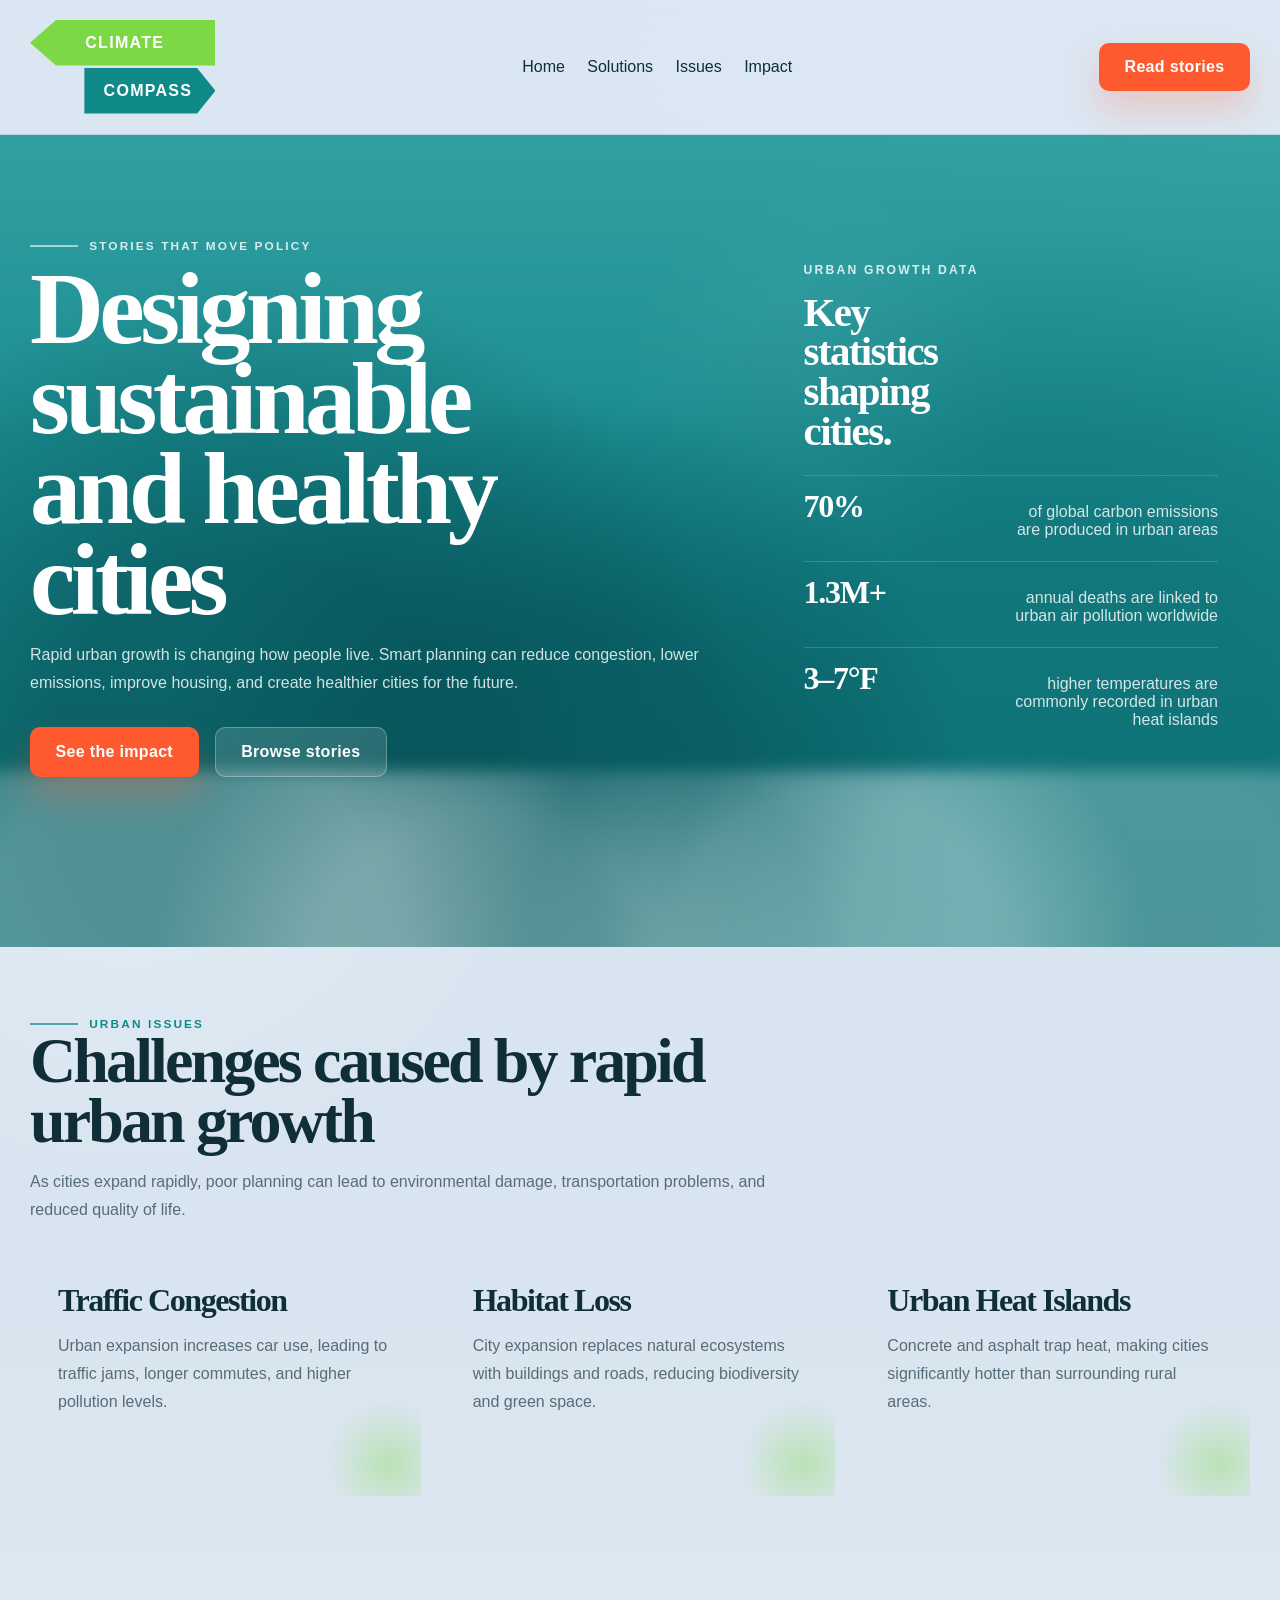
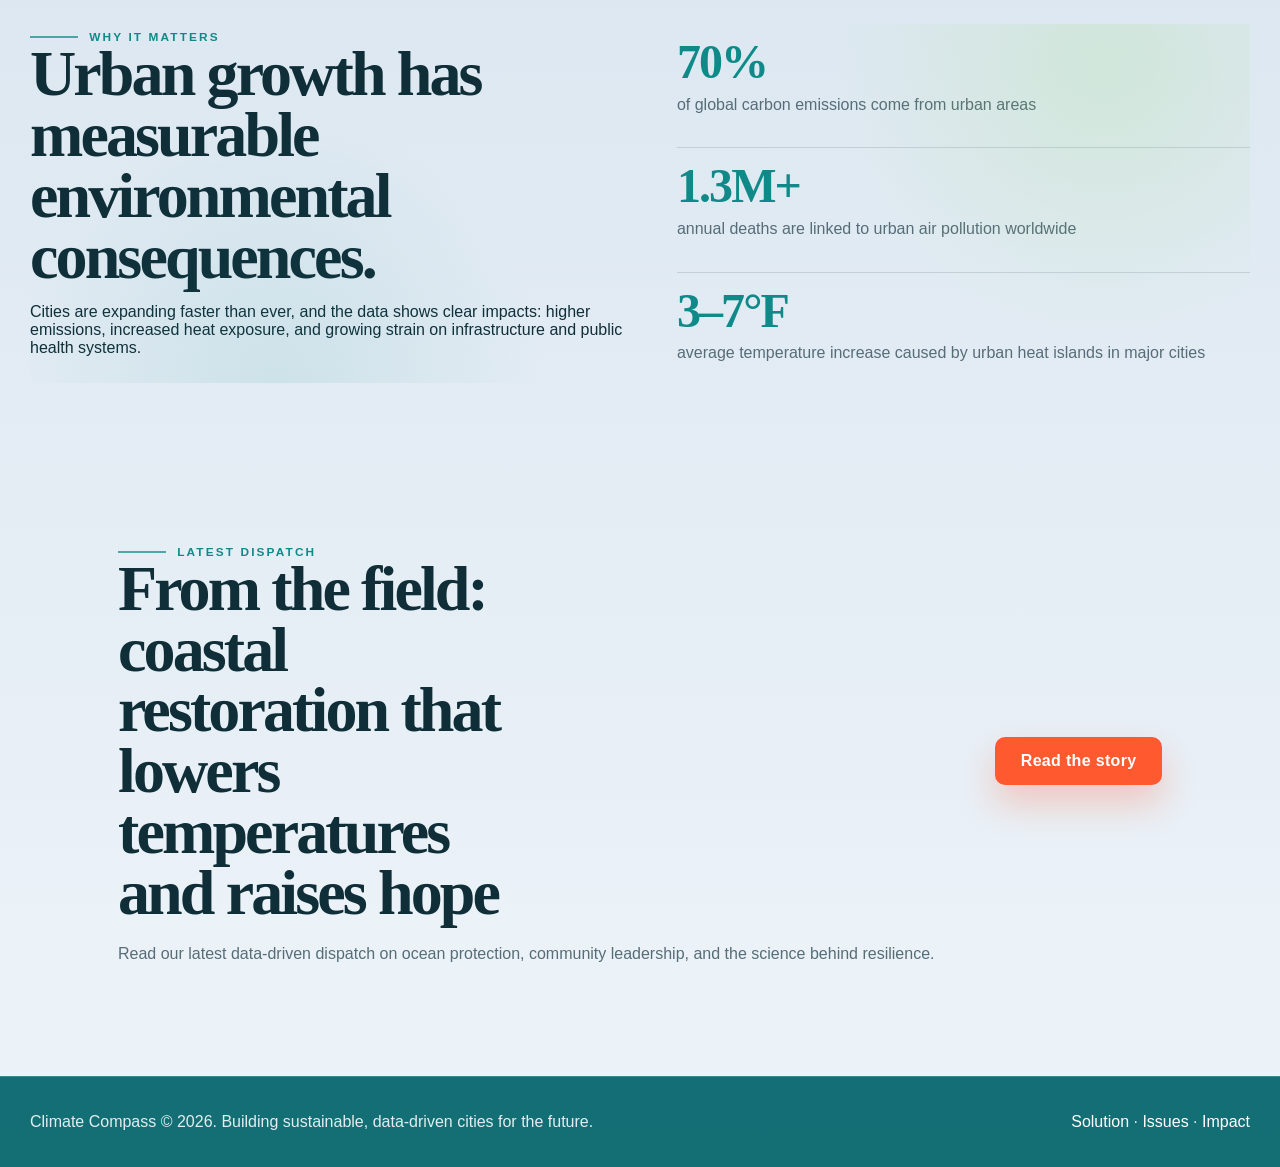
<file: index.html>
<!DOCTYPE html>
<html lang="en">
<head>
  <meta charset="UTF-8" />
  <meta name="viewport" content="width=device-width, initial-scale=1.0" />
  <title>Climate Compass | Act for a Cooler Future</title>
  <link rel="stylesheet" href="styles.css" />
</head>
<body class="landing-page">
  <header class="site-header">
    <div class="container header-inner">
      <a class="brand" href="index.html" aria-label="Climate Compass home">
        <span class="brand-chip brand-chip-lime">Climate</span>
        <span class="brand-chip brand-chip-teal">Compass</span>
      </a>
      <nav class="nav-links">
        <a href="index.html">Home</a>
        <a href="blog.html">Solutions</a>
        <a href="#mission">Issues</a>
        <a href="#impact">Impact</a>
      </nav>
      <a class="button button-secondary" href="blog.html">Read stories</a>
    </div>
  </header>

  <main>
    <section class="hero">
      <div class="container hero-grid">
        <div class="hero-copy">
          <span class="eyebrow">Stories that move policy</span>
          <h1>Designing sustainable and healthy cities</h1>
          <p>Rapid urban growth is changing how people live. Smart planning can reduce congestion, lower emissions, improve housing, and create healthier cities for the future.
</p>
          <div class="hero-actions">
            <a class="button button-primary" href="#impact">See the impact</a>
            <a class="button button-ghost" href="blog.html">Browse stories</a>
          </div>
        </div>
        <div class="hero-media">
          <div class="hero-card">
            <p class="hero-card-label">Urban growth data</p>
            <h2>Key statistics shaping cities.</h2>
            <ul class="metric-list">
              <li>
                <strong>70%</strong>
                <span>of global carbon emissions are produced in urban areas</span>
              </li>
              <li>
                <strong>1.3M+</strong>
                <span>annual deaths are linked to urban air pollution worldwide</span>
              </li>
              <li>
                <strong>3–7°F</strong>
                <span>higher temperatures are commonly recorded in urban heat islands</span>
              </li>
            </ul>
          </div>
        </div>
      </div>
    </section>

    <section id="mission" class="section-light">
      <div class="container">
        <div class="section-intro">
          <span class="eyebrow">Urban Issues</span>
          <h2>Challenges caused by rapid urban growth</h2>
          <p>As cities expand rapidly, poor planning can lead to environmental damage, transportation problems, and reduced quality of life.</p>
        </div>
        <div class="grid-3">
          <article class="feature-card">
            <h3>Traffic Congestion</h3>
            <p>Urban expansion increases car use, leading to traffic jams, longer commutes, and higher pollution levels.</p>
          </article>
          <article class="feature-card">
            <h3>Habitat Loss</h3>
            <p>City expansion replaces natural ecosystems with buildings and roads, reducing biodiversity and green space.</p>
          </article>
          <article class="feature-card">
            <h3>Urban Heat Islands</h3>
            <p>Concrete and asphalt trap heat, making cities significantly hotter than surrounding rural areas.</p>
          </article>
        </div>
      </div>
    </section>

    <section id="impact" class="section-dark">
      <div class="container impact-grid">
        <div>
          <span class="eyebrow">Why it matters</span>
          <h2>Urban growth has measurable environmental consequences.</h2>
          <p>Cities are expanding faster than ever, and the data shows clear impacts: higher emissions, increased heat exposure, and growing strain on infrastructure and public health systems.</p>
        </div>
        <div class="impact-stat-grid">
          <div class="stat-box">
            <strong>70%</strong>
            <p>of global carbon emissions come from urban areas</p>
          </div>
          <div class="stat-box">
            <strong>1.3M+</strong>
            <p>annual deaths are linked to urban air pollution worldwide</p>
          </div>
          <div class="stat-box">
            <strong>3–7°F</strong>
            <p>average temperature increase caused by urban heat islands in major cities</p>
          </div>
        </div>
      </div>
    </section>

    <section class="container spotlight-section">
      <div class="spotlight-card">
        <div>
          <span class="eyebrow">Latest dispatch</span>
          <h2>From the field: coastal restoration that lowers temperatures and raises hope</h2>
          <p>Read our latest data-driven dispatch on ocean protection, community leadership, and the science behind resilience.</p>
        </div>
        <a class="button button-primary" href="blog.html?post=ocean-restoration">Read the story</a>
      </div>
    </section>
  </main>

  <footer class="site-footer">
    <div class="container footer-grid">
      <p>Climate Compass © 2026. Building sustainable, data-driven cities for the future. </p>
      <p><a href="blog.html">Solution</a> · <a href="#mission">Issues</a> · <a href="#impact">Impact</a></p>
    </div>
  </footer>
</body>
</html>
</file>
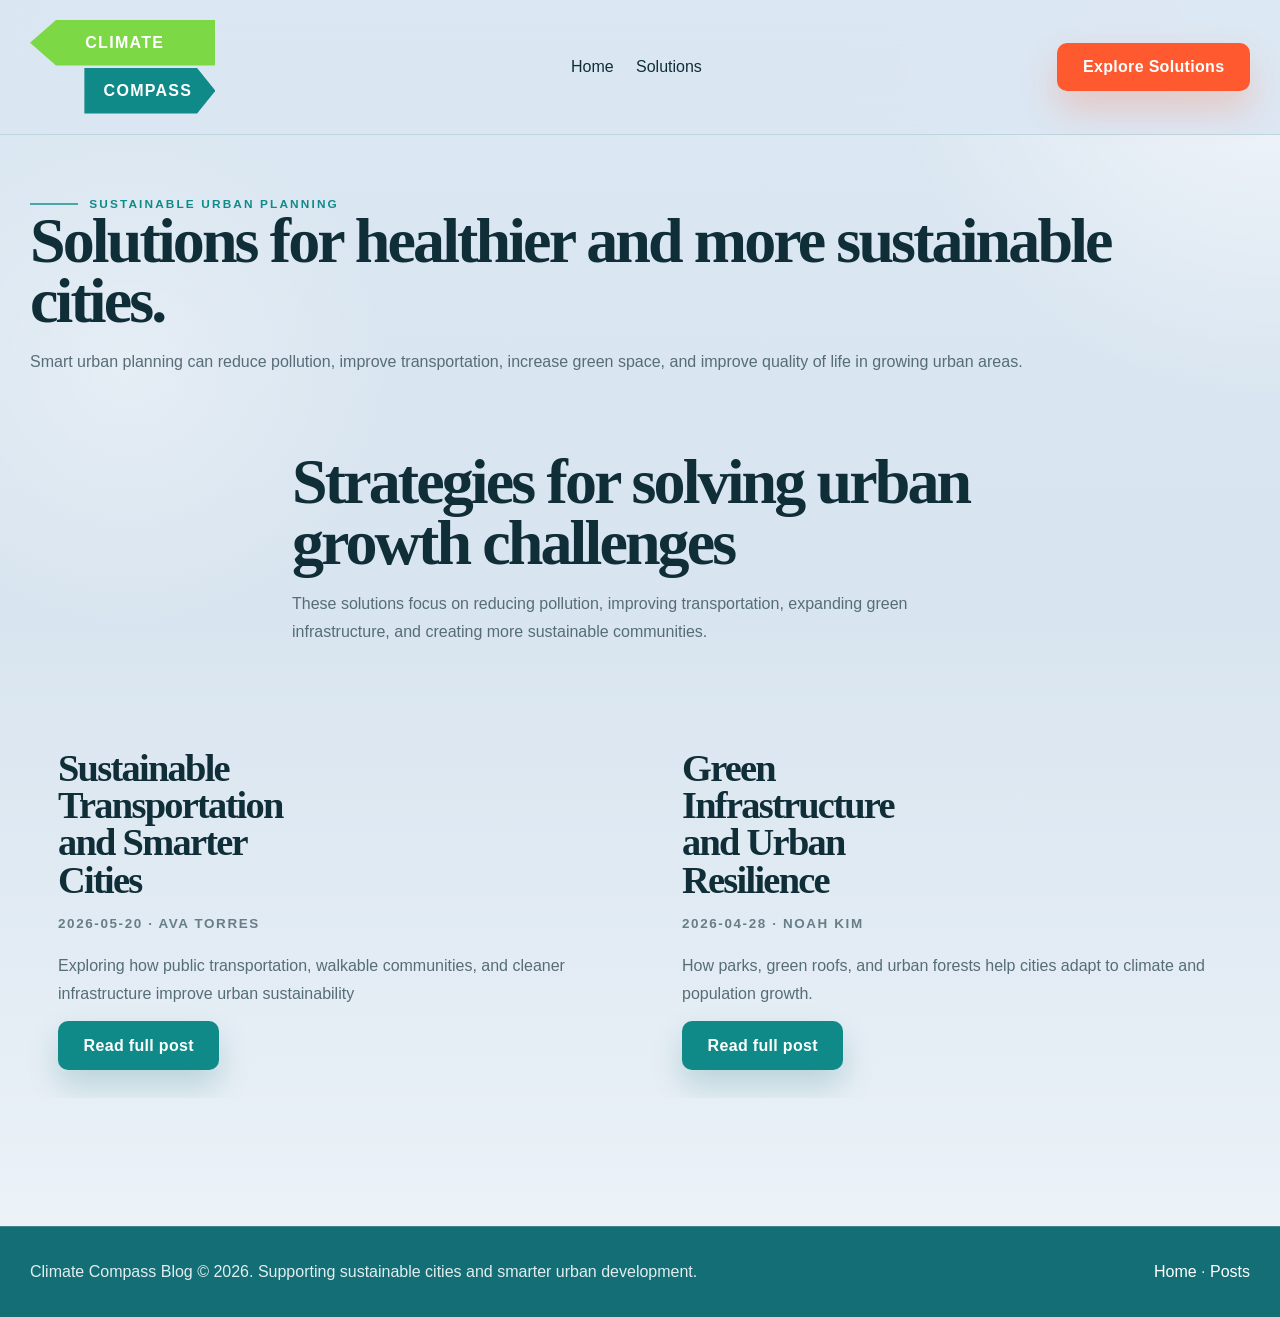
<file: blog.html>
<!DOCTYPE html>
<html lang="en">
<head>
  <meta charset="UTF-8" />
  <meta name="viewport" content="width=device-width, initial-scale=1.0" />
  <title>Climate Compass | Urban Planning Solutions</title>
  <link rel="stylesheet" href="styles.css" />
</head>
<body class="blog-page">
  <header class="site-header">
    <div class="container header-inner">
      <a class="brand" href="index.html" aria-label="Climate Compass home">
        <span class="brand-chip brand-chip-lime">Climate</span>
        <span class="brand-chip brand-chip-teal">Compass</span>
      </a>
      <nav class="nav-links">
        <a href="index.html">Home</a>
        <a href="blog.html">Solutions</a>
      </nav>
      <a class="button button-secondary" href="#posts">Explore Solutions</a>
    </div>
  </header>

  <main>
    <section class="page-hero">
      <div class="container">
        <span class="eyebrow">Sustainable urban planning</span>
        <h1>Solutions for healthier and more sustainable cities.</h1>
        <p>Smart urban planning can reduce pollution, improve transportation, increase green space, and improve quality of life in growing urban areas.</p>
      </div>
    </section>

    <section class="container blog-intro">
      <div class="blog-meta">
        <div class="blog-summary">
          <h2>Strategies for solving urban growth challenges</h2>
          <p>These solutions focus on reducing pollution, improving transportation, expanding green infrastructure, and creating more sustainable communities.</p>
        </div>
      </div>
    </section>

    <section id="posts" class="container" aria-live="polite">
      <div id="post-list" class="post-list"></div>
      <div id="post-content" class="post-content"></div>
    </section>
  </main>

  <footer class="site-footer">
    <div class="container footer-grid">
      <p>Climate Compass Blog © 2026. Supporting sustainable cities and smarter urban development.</p>
      <p><a href="index.html">Home</a> · <a href="#posts">Posts</a></p>
    </div>
  </footer>

  <script src="script.js"></script>
</body>
</html>
</file>
<file: styles.css>
:root {
  color-scheme: light;
  --sky: #dbe7f2;
  --sky-bright: #eef4f9;
  --ink: #0f2e38;
  --ink-soft: #566d77;
  --sea: #0f8a88;
  --sea-deep: #0c6a70;
  --lime: #7cd945;
  --coral: #ff5a2f;
  --card: rgba(255, 255, 255, 0.72);
  --card-strong: rgba(255, 255, 255, 0.9);
  --border: rgba(15, 46, 56, 0.12);
  --shadow: 0 24px 60px rgba(7, 79, 85, 0.12);
  --radius: 30px;
  --radius-sm: 22px;
  --font-display: "Iowan Old Style", "Palatino Linotype", "Book Antiqua", Georgia, serif;
  --font-body: "Avenir Next", "Segoe UI", "Helvetica Neue", Arial, sans-serif;
}

* {
  box-sizing: border-box;
}

html {
  scroll-behavior: smooth;
}

body {
  margin: 0;
  min-height: 100vh;
  color: var(--ink);
  font-family: var(--font-body);
  background:
    radial-gradient(circle at top right, rgba(255, 255, 255, 0.7), transparent 22%),
    radial-gradient(circle at 10% 28%, rgba(255, 255, 255, 0.32), transparent 18%),
    linear-gradient(180deg, var(--sky) 0%, #d8e4ef 46%, var(--sky-bright) 100%);
}

img {
  display: block;
  max-width: 100%;
}

a {
  color: inherit;
  text-decoration: none;
}

button,
input,
textarea,
select {
  font: inherit;
}

.container {
  width: min(1220px, calc(100% - 2rem));
  margin: 0 auto;
}

.site-header {
  position: sticky;
  top: 0;
  z-index: 40;
  backdrop-filter: blur(18px);
  background: rgba(219, 231, 242, 0.92);
  border-bottom: 1px solid rgba(12, 106, 112, 0.14);
}

.site-footer {
  position: relative;
  z-index: 5;
  background: rgba(12, 106, 112, 0.96);
  color: rgba(255, 255, 255, 0.88);
  border-top: 1px solid rgba(255, 255, 255, 0.18);
}

.header-inner,
.footer-grid {
  display: flex;
  align-items: center;
  justify-content: space-between;
  gap: 1.5rem;
  padding: 1.25rem 0;
}

.brand {
  display: grid;
  gap: 0.15rem;
  width: fit-content;
}

.brand-chip {
  display: inline-flex;
  align-items: center;
  justify-content: center;
  min-height: 2.85rem;
  padding: 0.5rem 1.2rem;
  color: #fff;
  font-size: clamp(1rem, 1.25vw, 1.42rem);
  font-weight: 800;
  letter-spacing: 0.08em;
  text-transform: uppercase;
  line-height: 1;
}

.brand-chip-lime {
  background: var(--lime);
  clip-path: polygon(14% 0, 100% 0, 100% 100%, 14% 100%, 0 50%);
  padding-left: 1.45rem;
}

.brand-chip-teal {
  margin-left: 3.4rem;
  background: var(--sea);
  clip-path: polygon(0 0, 86% 0, 100% 50%, 86% 100%, 0 100%);
  padding-right: 1.45rem;
}

.nav-links {
  display: flex;
  flex-wrap: wrap;
  align-items: center;
  gap: 1.4rem;
}

.nav-links a {
  position: relative;
  padding: 0.25rem 0;
  font-size: 1rem;
}

.nav-links a::after {
  content: "";
  position: absolute;
  left: 0;
  bottom: -0.32rem;
  width: 100%;
  height: 2px;
  background: var(--lime);
  transform: scaleX(0);
  transform-origin: left;
  transition: transform 0.2s ease;
}

.nav-links a:hover::after,
.nav-links a:focus-visible::after {
  transform: scaleX(1);
}

.button {
  display: inline-flex;
  align-items: center;
  justify-content: center;
  border: none;
  border-radius: 10px;
  padding: 0.95rem 1.6rem;
  font-weight: 700;
  letter-spacing: 0.02em;
  cursor: pointer;
  transition: transform 0.18s ease, box-shadow 0.18s ease, background 0.18s ease, color 0.18s ease;
}

.button:hover,
.button:focus-visible {
  transform: translateY(-1px);
}

.button-primary {
  background: var(--coral);
  color: #fff;
  box-shadow: 0 18px 36px rgba(255, 90, 47, 0.28);
}

.button-secondary {
  background: var(--sea);
  color: #fff;
  box-shadow: 0 16px 32px rgba(12, 106, 112, 0.2);
}

.site-header .button-secondary {
  background: var(--coral);
  box-shadow: 0 18px 36px rgba(255, 90, 47, 0.24);
}

.button-ghost {
  background: rgba(255, 255, 255, 0.14);
  color: #fff;
  border: 1px solid rgba(255, 255, 255, 0.28);
}

.button-ghost:hover,
.button-secondary:hover {
  box-shadow: 0 18px 38px rgba(7, 79, 85, 0.18);
}

.hero,
.page-hero,
.section-light,
.section-dark,
.spotlight-section,
.post-content {
  position: relative;
}

.hero {
  overflow: hidden;
  min-height: min(54rem, calc(100vh - 5.5rem));
  padding: clamp(4rem, 8vw, 6rem) 0 5rem;
  color: #fff;
  background: linear-gradient(180deg, rgba(16, 145, 147, 0.92) 0%, rgba(10, 119, 124, 0.96) 100%);
}

.hero::before {
  content: "";
  position: absolute;
  inset: 0;
  background:
    linear-gradient(180deg, rgba(255, 255, 255, 0.08), transparent 38%),
    radial-gradient(circle at 20% 78%, rgba(4, 78, 83, 0.62) 0 17%, transparent 41%),
    radial-gradient(circle at 44% 82%, rgba(5, 82, 88, 0.64) 0 18%, transparent 42%),
    radial-gradient(circle at 82% 77%, rgba(6, 96, 100, 0.42) 0 18%, transparent 44%),
    radial-gradient(circle at 64% 30%, rgba(255, 255, 255, 0.06), transparent 20%);
  opacity: 1;
}

.hero::after {
  content: "";
  position: absolute;
  left: -5%;
  right: -5%;
  bottom: -8rem;
  height: 19rem;
  background:
    radial-gradient(circle at 18% 60%, rgba(235, 246, 248, 0.32) 0 18%, transparent 35%),
    radial-gradient(circle at 39% 72%, rgba(224, 241, 244, 0.28) 0 20%, transparent 38%),
    radial-gradient(circle at 64% 62%, rgba(233, 248, 250, 0.26) 0 18%, transparent 34%),
    radial-gradient(circle at 82% 55%, rgba(235, 246, 248, 0.28) 0 20%, transparent 36%);
  filter: blur(8px);
}

.hero .container,
.page-hero .container,
.section-dark .container {
  position: relative;
  z-index: 1;
}

.hero-grid,
.impact-grid,
.grid-3,
.post-list,
.card-row,
.impact-stat-grid,
.comparison-grid {
  display: grid;
  gap: 1.5rem;
}

.hero-grid {
  grid-template-columns: minmax(0, 1.2fr) minmax(320px, 0.8fr);
  align-items: end;
}

.hero-copy {
  max-width: 760px;
}

.hero-copy h1,
.page-hero h1,
.section-intro h2,
.impact-grid h2,
.blog-summary h2,
.spotlight-card h2,
.post-card h2,
.post-card h3,
.content-card h3,
.chart-card h3,
.quote-block p,
.feature-card h3 {
  margin-top: 0;
  font-family: var(--font-display);
  letter-spacing: -0.045em;
}

.hero-copy h1 {
  margin: 0.7rem 0 1rem;
  max-width: 10ch;
  font-size: clamp(3.7rem, 8vw, 7.25rem);
  line-height: 0.88;
}

.page-hero {
  padding: 3.5rem 0 2rem;
}

.page-hero .container {
  padding: 0;
  background: transparent;
  border: none;
  border-radius: 0;
  box-shadow: none;
  backdrop-filter: none;
}

.page-hero h1,
.section-intro h2,
.impact-grid h2,
.blog-summary h2,
.spotlight-card h2 {
  margin-bottom: 0.9rem;
  font-size: clamp(2.5rem, 5vw, 4.6rem);
  line-height: 0.95;
}

.eyebrow {
  display: inline-flex;
  align-items: center;
  gap: 0.7rem;
  font-size: 0.74rem;
  font-weight: 800;
  letter-spacing: 0.18em;
  text-transform: uppercase;
}

.eyebrow::before {
  content: "";
  width: 3rem;
  height: 2px;
  background: currentColor;
  opacity: 0.7;
}

.hero .eyebrow {
  color: rgba(255, 255, 255, 0.82);
}

.page-hero .eyebrow,
.section-intro .eyebrow,
.impact-grid .eyebrow,
.spotlight-card .eyebrow {
  color: var(--sea);
}

.hero-copy p,
.section-intro p,
.page-hero p,
.spotlight-card p,
.feature-card p,
.stat-box p,
.post-card p,
.content-card p,
.blog-summary p,
.timeline-event .timeline-meta,
.link-embed p,
.qa-item p,
.figure-caption {
  color: var(--ink-soft);
  line-height: 1.75;
}

.hero-copy p,
.hero-card p,
.hero-card span {
  color: rgba(255, 255, 255, 0.82);
}

.hero-actions {
  display: flex;
  flex-wrap: wrap;
  gap: 1rem;
  margin-top: 1.9rem;
}

.hero-media {
  display: grid;
  gap: 1rem;
}

.hero-card,
.feature-card,
.spotlight-card,
.post-card,
.content-card,
.timeline-event,
.qa-item,
.chart-card,
.blog-meta {
  background: transparent;
  border: none;
  border-radius: 0;
  box-shadow: none;
  backdrop-filter: none;
}

.hero-card {
  padding: 2rem;
  color: #fff;
  background: transparent;
}

.hero-card h2 {
  margin: 0;
  max-width: 10ch;
  font-family: var(--font-display);
  font-size: clamp(2rem, 3.2vw, 3rem);
  line-height: 0.97;
  letter-spacing: -0.04em;
}

.hero-card-label {
  margin: 0 0 1rem;
  color: rgba(255, 255, 255, 0.68);
  font-size: 0.76rem;
  font-weight: 800;
  letter-spacing: 0.18em;
  text-transform: uppercase;
}

.metric-list {
  list-style: none;
  margin: 1.45rem 0 0;
  padding: 0;
  display: grid;
  gap: 0.4rem;
}

.metric-list li {
  display: flex;
  align-items: baseline;
  justify-content: space-between;
  gap: 1rem;
  padding: 1rem 0;
  border-top: 1px solid rgba(255, 255, 255, 0.16);
}

.metric-list strong {
  font-family: var(--font-display);
  font-size: 2rem;
  line-height: 0.9;
  letter-spacing: -0.04em;
}

.metric-list span {
  max-width: 13rem;
  text-align: right;
}

.section-light,
.section-dark,
.spotlight-section,
.post-content {
  padding: 4rem 0;
}

.section-intro,
.blog-intro {
  max-width: 760px;
  margin-bottom: 2rem;
}

.grid-3 {
  grid-template-columns: repeat(3, minmax(0, 1fr));
}

.feature-card,
.spotlight-card,
.post-card,
.content-card,
.chart-card {
  padding: 1.75rem;
}

.feature-card {
  min-height: 15rem;
  position: relative;
  overflow: hidden;
}

.feature-card::after {
  content: "";
  position: absolute;
  right: -2rem;
  bottom: -2rem;
  width: 8rem;
  height: 8rem;
  border-radius: 50%;
  background: radial-gradient(circle, rgba(124, 217, 69, 0.34), transparent 70%);
}

.feature-card h3 {
  margin-bottom: 0.8rem;
  font-size: 2rem;
  line-height: 1;
}

.section-dark .container {
  padding: 0;
  background: transparent;
  border: none;
  border-radius: 0;
  box-shadow: none;
  backdrop-filter: none;
  overflow: hidden;
}

.section-dark .container::before {
  content: "";
  position: absolute;
  inset: 0;
  background:
    radial-gradient(circle at 20% 100%, rgba(15, 140, 136, 0.1), transparent 26%),
    radial-gradient(circle at 88% 12%, rgba(124, 217, 69, 0.14), transparent 24%);
  pointer-events: none;
}

.impact-grid {
  grid-template-columns: minmax(0, 1fr) minmax(300px, 0.92fr);
  align-items: start;
}

.impact-stat-grid {
  grid-template-columns: 1fr;
  gap: 0.8rem;
  padding: 0;
  background: transparent;
  border: none;
  border-radius: 0;
  box-shadow: none;
}

.stat-box {
  padding: 1rem 0;
  border-radius: 0;
  border: none;
  background: transparent;
}

.stat-box + .stat-box {
  border-top: 1px solid rgba(15, 46, 56, 0.14);
}

.stat-box strong {
  display: block;
  margin-bottom: 0.45rem;
  color: var(--sea);
  font-family: var(--font-display);
  font-size: clamp(2rem, 4vw, 3rem);
  line-height: 0.9;
  letter-spacing: -0.04em;
}

.stat-box p {
  margin: 0;
  color: var(--ink-soft);
}

.spotlight-section {
  display: flex;
  justify-content: center;
}

.spotlight-card {
  width: min(100%, 1100px);
  display: grid;
  grid-template-columns: 1fr auto;
  align-items: center;
  gap: 1.5rem;
  background: transparent;
}

.spotlight-card h2 {
  max-width: 13ch;
}

.blog-meta {
  padding: 1.75rem 2rem;
}

.blog-summary {
  max-width: 52rem;
}

.post-list {
  grid-template-columns: repeat(2, minmax(0, 1fr));
}

.post-list,
.post-content {
  gap: 1.75rem;
}

.post-content {
  display: grid;
}

.post-card,
.content-card,
.timeline-event,
.qa-item,
.chart-card {
  overflow: hidden;
}

.post-card h2 {
  margin-bottom: 0.8rem;
  font-size: clamp(2rem, 3vw, 3rem);
  line-height: 0.97;
  max-width: 13ch;
}

.post-card h3,
.content-card h3,
.chart-card h3 {
  margin-bottom: 0.8rem;
  font-size: clamp(1.8rem, 2.6vw, 2.5rem);
  line-height: 0.98;
}

.post-card .meta,
.content-card .meta {
  margin-bottom: 1rem;
  color: rgba(15, 46, 56, 0.58);
  font-size: 0.84rem;
  font-weight: 700;
  letter-spacing: 0.12em;
  text-transform: uppercase;
}

.post-card p,
.content-card p {
  margin: 0.85rem 0;
}

.card-row,
.figure-grid,
.timeline-list,
.qa-list {
  display: grid;
  gap: 1rem;
}

.card-row.columns-2,
.figure-grid.columns-2,
.comparison-grid {
  grid-template-columns: repeat(2, minmax(0, 1fr));
}

.figure-grid img,
.carousel img,
.timeline-event img {
  width: 100%;
  border-radius: 10px;
  object-fit: cover;
  box-shadow: none;
}

.figure-grid img {
  aspect-ratio: 4 / 3;
}

.figure-caption {
  margin-top: 0.7rem;
  font-size: 0.94rem;
}

.carousel {
  position: relative;
  overflow: hidden;
  border-radius: 10px;
}

.carousel::after {
  content: "";
  position: absolute;
  inset: 0;
  border: 1px solid rgba(255, 255, 255, 0.38);
  border-radius: inherit;
  pointer-events: none;
}

.carousel-controls {
  position: absolute;
  inset: 0;
  display: flex;
  align-items: center;
  justify-content: space-between;
  padding: 0 1rem;
  pointer-events: none;
}

.carousel-button {
  width: 2.65rem;
  height: 2.65rem;
  border: none;
  border-radius: 10px;
  display: grid;
  place-items: center;
  pointer-events: auto;
  background: rgba(255, 90, 47, 0.95);
  color: #fff;
  box-shadow: 0 12px 28px rgba(255, 90, 47, 0.28);
}

.chart-card {
  background: transparent;
}

.chart-frame {
  padding-top: 1rem;
}

.chart-canvas,
.radar-canvas,
.scatter-canvas {
  width: 100%;
  max-width: 100%;
  height: 320px;
}

.table-chart {
  width: 100%;
  border-collapse: collapse;
  background: transparent;
  border-radius: 0;
  overflow: hidden;
}

.table-chart th,
.table-chart td {
  padding: 0.95rem 0.85rem;
  border-bottom: 1px solid rgba(15, 46, 56, 0.1);
}

.table-chart tr:last-child td {
  border-bottom: none;
}

.table-chart th {
  text-align: left;
  color: var(--sea);
  font-size: 0.8rem;
  letter-spacing: 0.12em;
  text-transform: uppercase;
}

.big-number {
  display: grid;
  gap: 0.7rem;
}

.big-number strong {
  color: var(--sea);
  font-family: var(--font-display);
  font-size: clamp(3rem, 5vw, 5rem);
  line-height: 0.86;
  letter-spacing: -0.05em;
}

.quote-block {
  padding-left: 1.2rem;
  border-left: 4px solid var(--coral);
}

.quote-block p {
  margin: 0;
  font-size: clamp(1.8rem, 3vw, 2.8rem);
  line-height: 1.05;
  color: var(--ink);
}

.quote-block cite {
  display: block;
  margin-top: 1rem;
  color: rgba(15, 46, 56, 0.62);
  font-size: 0.84rem;
  font-style: normal;
  font-weight: 700;
  letter-spacing: 0.12em;
  text-transform: uppercase;
}

.comparison-grid {
  padding: 0;
  background: transparent;
  border-radius: 0;
}

.comparison-card {
  padding: 0;
  background: transparent;
  border: none;
  border-radius: 0;
}

.comparison-card h4,
.qa-item h4 {
  margin: 0 0 0.45rem;
}

.link-embed {
  display: grid;
  gap: 0.85rem;
  padding: 0;
  background: transparent;
  border: none;
  border-radius: 0;
}

.link-embed a {
  color: var(--sea);
  font-weight: 700;
  word-break: break-word;
}

.timeline-event {
  gap: 0.8rem;
  padding: 1.35rem;
}

.timeline-event .timeline-meta {
  display: grid;
  gap: 0.35rem;
}

.timeline-event .timeline-meta strong {
  color: var(--sea);
  font-size: 0.8rem;
  letter-spacing: 0.12em;
  text-transform: uppercase;
}

.timeline-event img {
  aspect-ratio: 16 / 9;
}

.qa-item {
  padding: 1.35rem;
}

.site-footer a {
  color: #fff;
}

@media (max-width: 1100px) {
  .hero-grid,
  .impact-grid,
  .spotlight-card {
    grid-template-columns: 1fr;
  }

  .hero-copy h1 {
    max-width: 12ch;
  }

  .spotlight-card {
    align-items: start;
  }
}

@media (max-width: 900px) {
  .header-inner,
  .footer-grid {
    flex-direction: column;
    align-items: stretch;
  }

  .brand {
    justify-self: center;
    align-self: center;
  }

  .nav-links {
    justify-content: center;
  }

  .grid-3,
  .post-list,
  .card-row.columns-2,
  .figure-grid.columns-2,
  .comparison-grid {
    grid-template-columns: 1fr;
  }
}

@media (max-width: 640px) {
  .container {
    width: min(100% - 1.25rem, 1220px);
  }

  .header-inner,
  .footer-grid {
    padding: 1rem 0 1.2rem;
  }

  .hero,
  .page-hero,
  .section-light,
  .section-dark,
  .spotlight-section,
  .post-content {
    padding: 2.75rem 0;
  }

  .hero-copy h1 {
    font-size: clamp(3rem, 18vw, 4.6rem);
  }

  .page-hero h1,
  .section-intro h2,
  .impact-grid h2,
  .blog-summary h2,
  .spotlight-card h2 {
    font-size: clamp(2.35rem, 12vw, 3.4rem);
  }

  .hero-card,
  .feature-card,
  .spotlight-card,
  .post-card,
  .content-card,
  .timeline-event,
  .qa-item,
  .chart-card,
  .blog-meta,
  .section-dark .container,
  .page-hero .container {
    padding: 1.35rem;
  }

  .brand-chip {
    min-height: 2.4rem;
    font-size: 0.92rem;
  }

  .brand-chip-teal {
    margin-left: 2.7rem;
  }

  .hero-actions,
  .metric-list li {
    flex-direction: column;
    align-items: stretch;
  }

  .metric-list span {
    max-width: none;
    text-align: left;
  }

  .button {
    width: 100%;
  }
}
</file>
